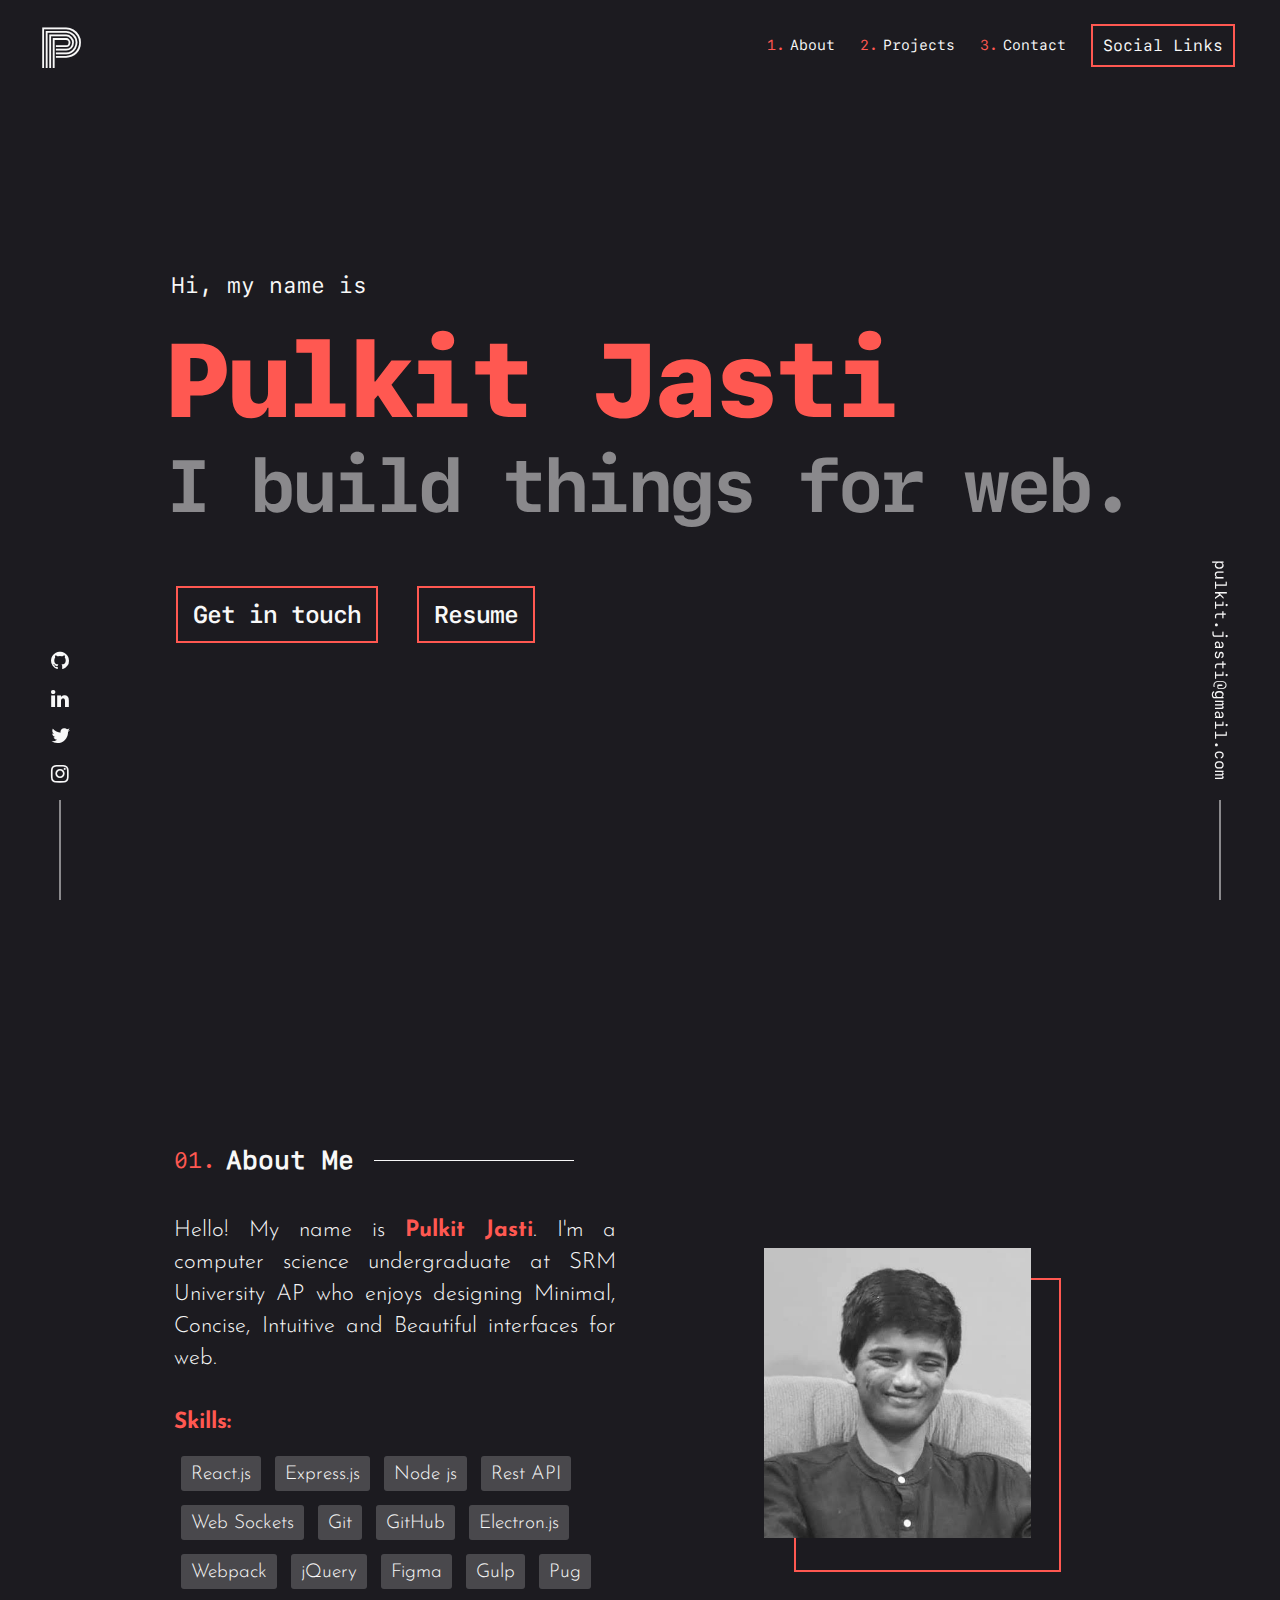
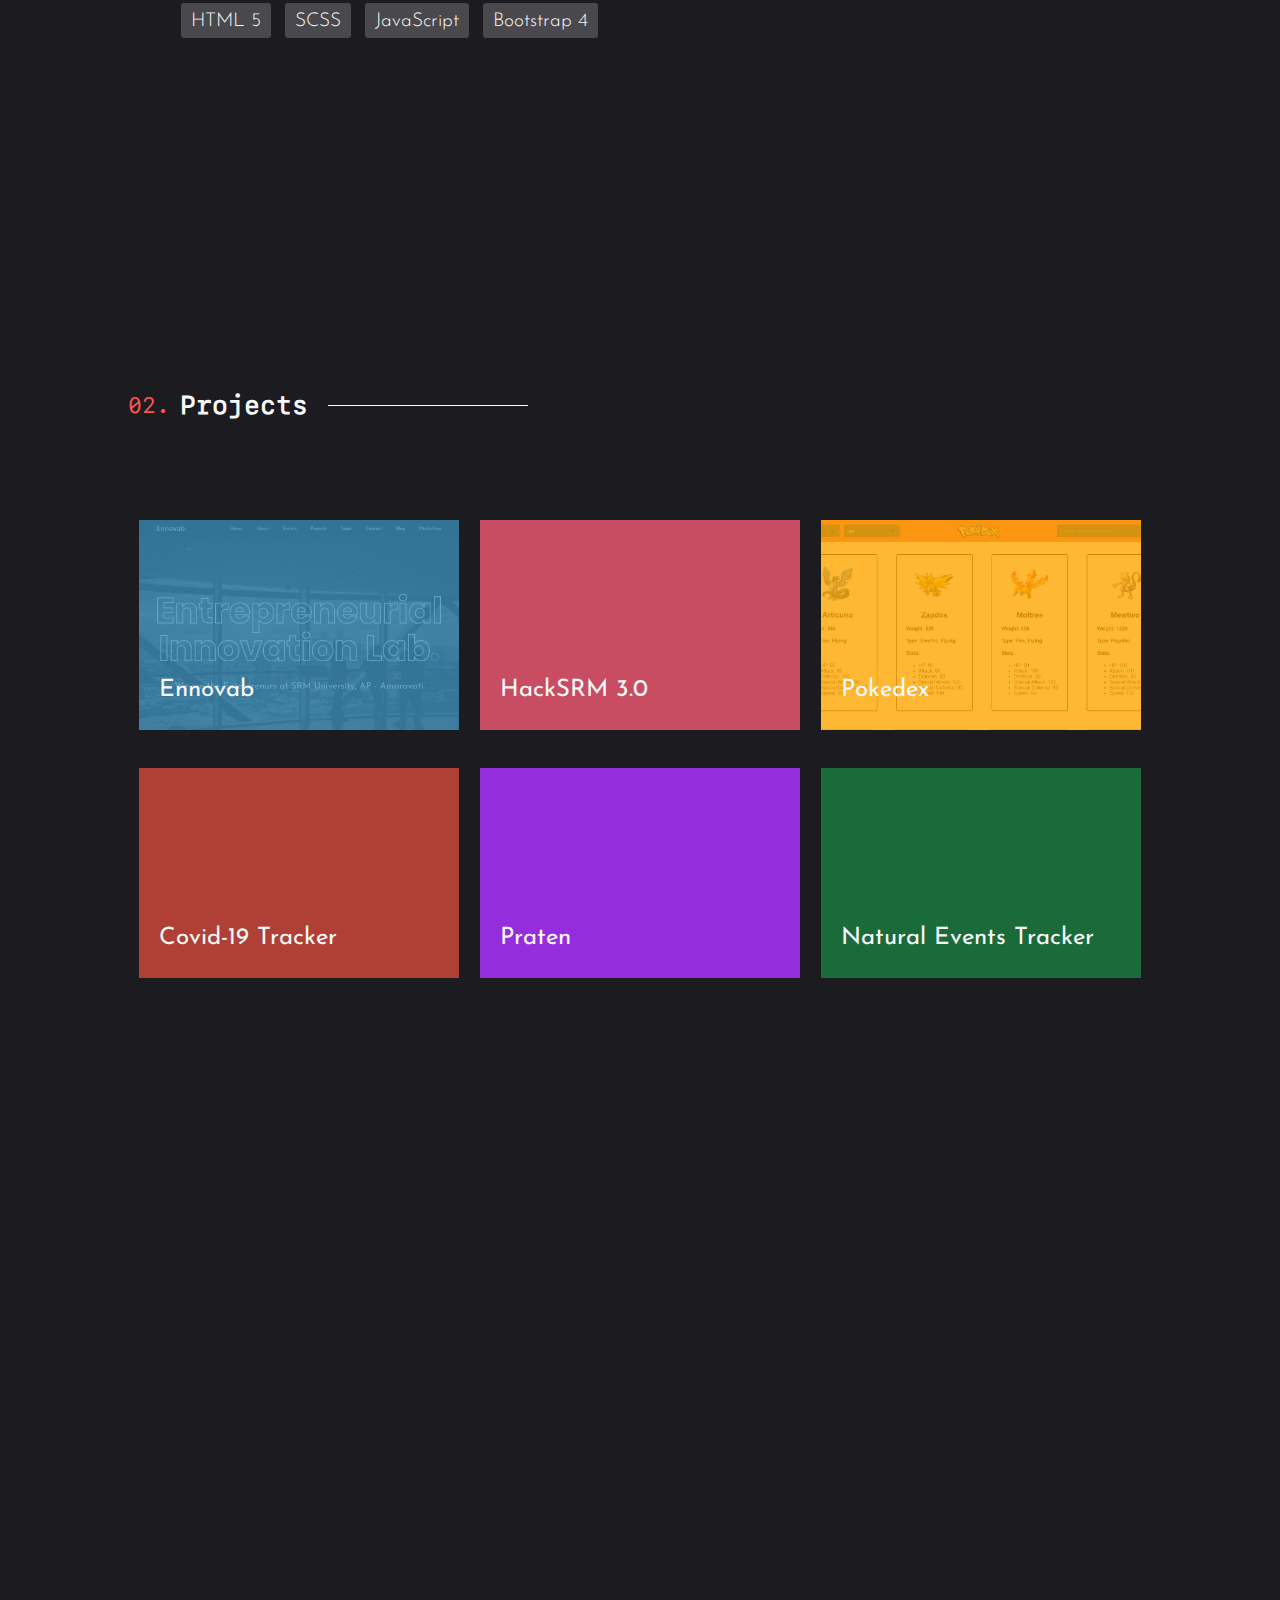
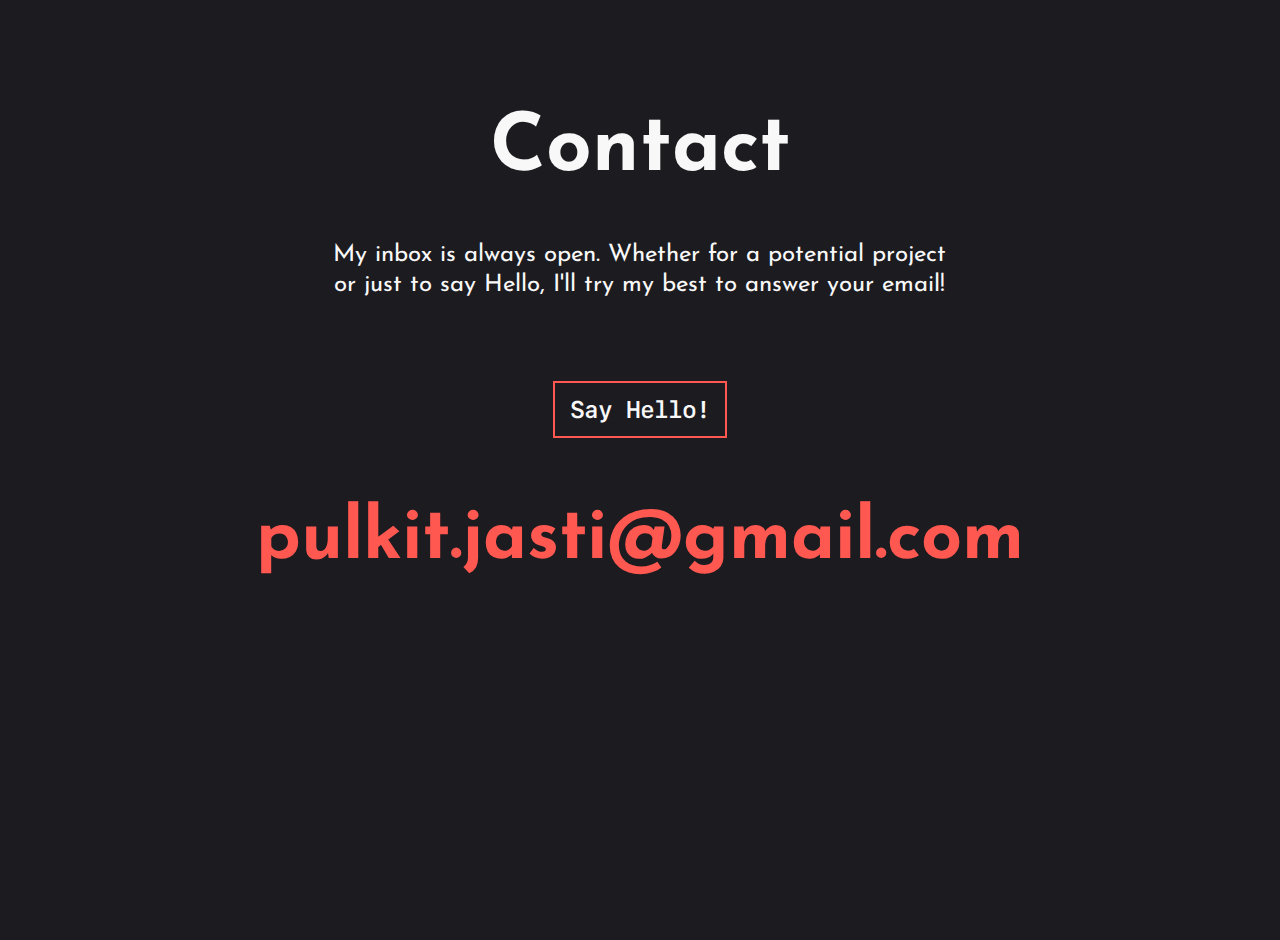
<file: index.html>
<!DOCTYPE html>
<html lang="en">
	<head>
		<meta charset="UTF-8" />
		<meta name="viewport" content="width=device-width, initial-scale=1.0" />
		<title>Pulkit Jasti - Portfolio</title>

		<!--FONT AWESOME 4 CDN-->
		<link rel="stylesheet" href="https://stackpath.bootstrapcdn.com/font-awesome/4.7.0/css/font-awesome.min.css" />

		<link rel="icon" href="images/car.png" />
		<!--FONTS-->
		<link rel="stylesheet" href="fonts/css/SF_Mono.css" />

		<!--MAIN STYLESHEET-->
		<link rel="stylesheet" href="css/style.min.css" />
	</head>
	<body>
		<div id="mobile-incompatible">
			<div class="text-wrapper">
				<p>
					This website is not mobile compatible. <br />
					Please view on a larger screen.
				</p>
			</div>
		</div>

		<main>
			<!--<section class="cover">-->
			<div class="social-container">
				<div class="logo">P</div>
				<div class="social-wrapper">
					<div class="icons">
						<a href="https://github.com/pulkit-jasti" target="_blank"><i class="fa fa-github" aria-hidden="true"></i></a>
						<a href="https://www.linkedin.com/in/pulkit-jasti/" target="_blank"><i class="fa fa-linkedin" aria-hidden="true"></i></a>
						<a href="https://twitter.com/JastiPulkit" target="_blank"><i class="fa fa-twitter" aria-hidden="true"></i></a>
						<a href="https://www.instagram.com/pulkit_in_disguise/" target="_blank"><i class="fa fa-instagram" aria-hidden="true"></i></a>
					</div>
					<div class="line"></div>
				</div>
			</div>

			<div class="email-container">
				<div class="email-wrapper">
					<div class="email">
						<a href="mailto:pulkit.jasti@gmail.com">pulkit.jasti@gmail.com</a>
					</div>
					<div class="line"></div>
				</div>
			</div>
			<!--</section>-->

			<!--LANDING PAGE-->
			<section class="home">
				<header>
					<div class="link-wrapper">
						<!--<small>random</small>-->
						<ul>
							<li><span>1.</span><a href="#about">about</a></li>
							<li><span>2.</span><a href="#projects">projects</a></li>
							<li><span>3.</span><a href="#contact">contact</a></li>
							<li><a href="https://linktr.ee/pulkit_jasti" class="button_2" target="_blank">social links</a></li>
						</ul>
					</div>
				</header>
				<div class="container">
					<div class="hero-text">
						<p>Hi, my name is</p>
						<h1 class="name">Pulkit Jasti</h1>
						<h1>I build things for web.</h1>
						<div class="btn">
							<a href="#contact" class="button_2">Get in touch</a>
							<a href="resume/pulkit-jasti-resume.pdf" class="button_2" target="_blank">Resume</a>
						</div>
					</div>
				</div>
			</section>

			<!--ABOUT SECTION-->
			<section id="about" class="about">
				<div class="container">
					<div class="left">
						<div class="section-title-2">
							<div class="num">01.</div>
							<h2 class="title">about me</h2>
							<div class="line"></div>
						</div>

						<div class="content-wrapper">
							<p>
								Hello! My name is <span>Pulkit Jasti</span>. I'm a computer science undergraduate at SRM University AP who enjoys
								designing Minimal, Concise, Intuitive and Beautiful interfaces for web. <br />
								<br />
								<span>Skills:</span>
							</p>

							<ul>
								<li>React.js</li>
								<li>Express.js</li>
								<li>Node js</li>
								<li>Rest API</li>
								<li>Web Sockets</li>
								<li>Git</li>
								<li>GitHub</li>
								<li>Electron.js</li>
								<li>Webpack</li>
								<li>jQuery</li>
								<li>Figma</li>
								<li>Gulp</li>
								<li>Pug</li>
								<li>HTML 5</li>
								<li>SCSS</li>
								<li>JavaScript</li>
								<li>Bootstrap 4</li>
							</ul>
						</div>
					</div>

					<div class="right">
						<div class="img-wrapper">
							<div class="box"></div>
							<a href="https://linktr.ee/pulkit_jasti" target="_blank">
								<img src="images/pulkit.jpg" alt="" />
							</a>
						</div>
					</div>
				</div>
			</section>

			<!--PROJECTS SECTION-->
			<section id="projects" class="projects">
				<div class="container">
					<div class="section-title-2">
						<div class="num">02.</div>
						<h2 class="title">Projects</h2>
						<div class="line"></div>
					</div>

					<div class="tile-container">
						<!--  -->

						<div class="tile-wrapper tile-3">
							<h3>Ennovab</h3>
							<div class="perm-overlay"></div>
							<div class="temp-overlay">
								<div class="text-wrapper">
									<p>Official Ennovab Website built using Bootstrap 4</p>
									<div class="btn-container">
										<a href="https://pulkit-jasti.github.io/Ennovaab/" target="_blank">
											<div class="btn-wrapper">
												<i class="fa fa-eye" aria-hidden="true"></i>
											</div>
										</a>
										<a href="https://github.com/pulkit-jasti/Ennovaab" target="_blank">
											<div class="btn-wrapper">
												<i class="fa fa-github" aria-hidden="true"></i>
											</div>
										</a>
									</div>
								</div>
							</div>
						</div>

						<div class="tile-wrapper tile-2">
							<h3>HackSRM 3.0</h3>
							<div class="perm-overlay"></div>
							<div class="temp-overlay">
								<div class="text-wrapper">
									<p>Website for the national level hackathon called HackSRM 3.0</p>
									<div class="btn-container">
										<a href="https://pulkit-jasti.github.io/HackSRM-2020-website/" target="_blank">
											<div class="btn-wrapper">
												<i class="fa fa-eye" aria-hidden="true"></i>
											</div>
										</a>
										<a href="https://github.com/pulkit-jasti/HackSRM-2020-website" target="_blank">
											<div class="btn-wrapper">
												<i class="fa fa-github" aria-hidden="true"></i>
											</div>
										</a>
									</div>
								</div>
							</div>
						</div>

						<div class="tile-wrapper tile-4">
							<h3>Pokedex</h3>
							<div class="perm-overlay"></div>
							<div class="temp-overlay">
								<div class="text-wrapper">
									<p>A Pokemon encyclopedia. Because the world was waiting for it.</p>
									<div class="btn-container">
										<a href="https://pulkit-jasti.github.io/pokedex/" target="_blank">
											<div class="btn-wrapper">
												<i class="fa fa-eye" aria-hidden="true"></i>
											</div>
										</a>
										<a href="https://github.com/pulkit-jasti/pokedex" target="_blank">
											<div class="btn-wrapper">
												<i class="fa fa-github" aria-hidden="true"></i>
											</div>
										</a>
									</div>
								</div>
							</div>
						</div>

						<div class="tile-wrapper tile-5">
							<h3>Covid-19 Tracker</h3>
							<div class="perm-overlay"></div>
							<div class="temp-overlay">
								<div class="text-wrapper">
									<p>I can't call myself a frontend dev if I didn't build this during pandemic</p>
									<div class="btn-container">
										<a href="https://pulkit-jasti.github.io/Covid-19-Tracker/" target="_blank">
											<div class="btn-wrapper">
												<i class="fa fa-eye" aria-hidden="true"></i>
											</div>
										</a>
										<a href="https://github.com/pulkit-jasti/Covid-19-Tracker" target="_blank">
											<div class="btn-wrapper">
												<i class="fa fa-github" aria-hidden="true"></i>
											</div>
										</a>
									</div>
								</div>
							</div>
						</div>

						<div class="tile-wrapper tile-6">
							<h3>Praten</h3>
							<div class="perm-overlay"></div>
							<div class="temp-overlay">
								<div class="text-wrapper">
									<p>Chat application built using Web Sockets and NodeJS</p>
									<div class="btn-container">
										<a href="https://praten.herokuapp.com/" target="_blank">
											<div class="btn-wrapper">
												<i class="fa fa-eye" aria-hidden="true"></i>
											</div>
										</a>
										<a href="https://github.com/pulkit-jasti/web-sockets-chat-application" target="_blank">
											<div class="btn-wrapper">
												<i class="fa fa-github" aria-hidden="true"></i>
											</div>
										</a>
									</div>
								</div>
							</div>
						</div>

						<div class="tile-wrapper tile-1">
							<h3>Natural Events Tracker</h3>
							<div class="perm-overlay"></div>
							<div class="temp-overlay">
								<div class="text-wrapper">
									<p>Track natural events like storms, wildfires, volcano etc.</p>
									<div class="btn-container">
										<a href="https://pulkit-jasti.github.io/Natural-events-tracker/" target="_blank">
											<div class="btn-wrapper">
												<i class="fa fa-eye" aria-hidden="true"></i>
											</div>
										</a>
										<a href="https://github.com/pulkit-jasti/Natural-events-tracker" target="_blank">
											<div class="btn-wrapper">
												<i class="fa fa-github" aria-hidden="true"></i>
											</div>
										</a>
									</div>
								</div>
							</div>
						</div>
					</div>
				</div>
			</section>

			<!--EXPERIENCE SECTION-->
			<section class="experience"></section>

			<!--CONTACT SECTION-->
			<section id="contact" class="contact">
				<h3>Contact</h3>

				<div class="container">
					<p>My inbox is always open. Whether for a potential project or just to say Hello, I'll try my best to answer your email!</p>
					<!--<h6>(psst . . . I can build an awesome portfolio for you too ! )</h6>-->
					<div class="btn"><a href="mailto:pulkit.jasti@gmail.com" class="button_2">Say Hello!</a></div>
					<h2 class="mail"><a href="mailto:pulkit.jasti@gmail.com">pulkit.jasti@gmail.com</a></h2>
				</div>
			</section>
		</main>

		<script src="script.js"></script>
	</body>
</html>
</file>
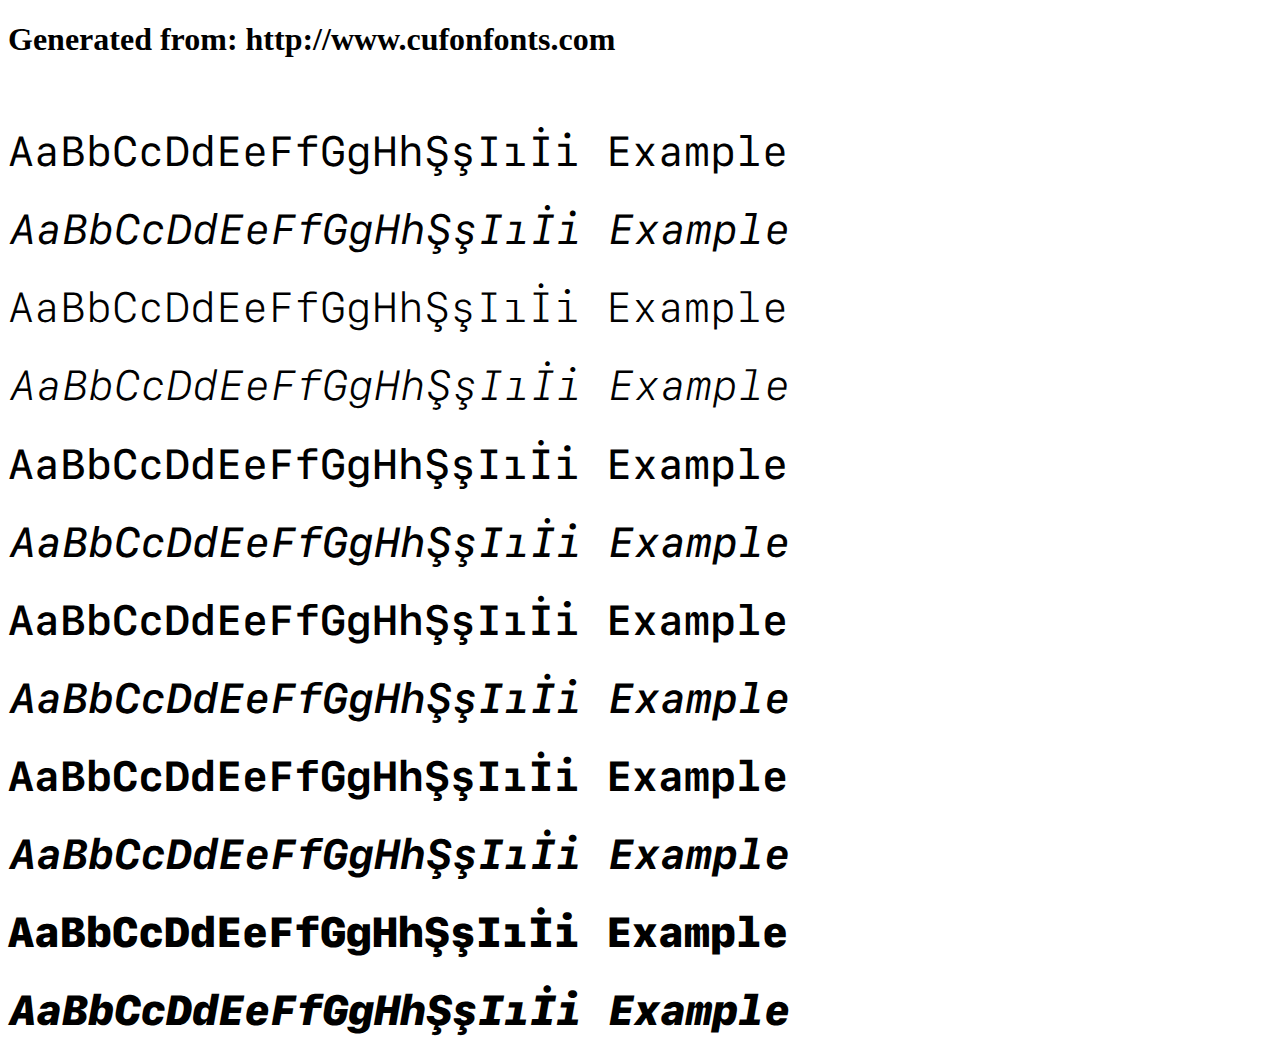
<file: fonts/example.html>
<!DOCTYPE html>
<html xmlns="http://www.w3.org/1999/xhtml">
<head>
    <meta http-equiv="Content-Type" content="text/html; charset=utf-8"/>
    <link rel="stylesheet" href="css/SF_Mono.css">
</head>

<body>

<h1>Generated from: http://www.cufonfonts.com</h1><br/>
<h1 style="font-family:'SF Mono Regular';font-weight:normal;font-size:42px">AaBbCcDdEeFfGgHhŞşIıİi Example</h1>
<h1 style="font-family:'SF Mono Regular Italic';font-weight:normal;font-size:42px">AaBbCcDdEeFfGgHhŞşIıİi Example</h1>
<h1 style="font-family:'SF Mono Light';font-weight:normal;font-size:42px">AaBbCcDdEeFfGgHhŞşIıİi Example</h1>
<h1 style="font-family:'SF Mono Light Italic';font-weight:normal;font-size:42px">AaBbCcDdEeFfGgHhŞşIıİi Example</h1>
<h1 style="font-family:'SF Mono Medium';font-weight:normal;font-size:42px">AaBbCcDdEeFfGgHhŞşIıİi Example</h1>
<h1 style="font-family:'SF Mono Medium Italic';font-weight:normal;font-size:42px">AaBbCcDdEeFfGgHhŞşIıİi Example</h1>
<h1 style="font-family:'SF Mono Semibold';font-weight:normal;font-size:42px">AaBbCcDdEeFfGgHhŞşIıİi Example</h1>
<h1 style="font-family:'SF Mono Semibold Italic';font-weight:normal;font-size:42px">AaBbCcDdEeFfGgHhŞşIıİi Example</h1>
<h1 style="font-family:'SF Mono Bold';font-weight:normal;font-size:42px">AaBbCcDdEeFfGgHhŞşIıİi Example</h1>
<h1 style="font-family:'SF Mono Bold Italic';font-weight:normal;font-size:42px">AaBbCcDdEeFfGgHhŞşIıİi Example</h1>
<h1 style="font-family:'SF Mono Heavy';font-weight:normal;font-size:42px">AaBbCcDdEeFfGgHhŞşIıİi Example</h1>
<h1 style="font-family:'SF Mono Heavy Italic';font-weight:normal;font-size:42px">AaBbCcDdEeFfGgHhŞşIıİi Example</h1>


</body>
</html>
</file>
<file: fonts/css/SF_Mono.css>
/* #### Generated By: http://www.cufonfonts.com #### */

@font-face {
font-family: 'SF Mono Regular';
font-style: normal;
font-weight: normal;
src: local('SF Mono Regular'), url('../font-files/SFMonoRegular.woff') format('woff');
}


@font-face {
font-family: 'SF Mono Regular Italic';
font-style: normal;
font-weight: normal;
src: local('SF Mono Regular Italic'), url('../font-files/SFMonoRegularItalic.woff') format('woff');
}


@font-face {
font-family: 'SF Mono Light';
font-style: normal;
font-weight: normal;
src: local('SF Mono Light'), url('../font-files/SFMonoLight.woff') format('woff');
}


@font-face {
font-family: 'SF Mono Light Italic';
font-style: normal;
font-weight: normal;
src: local('SF Mono Light Italic'), url('../font-files/SFMonoLightItalic.woff') format('woff');
}


@font-face {
font-family: 'SF Mono Medium';
font-style: normal;
font-weight: normal;
src: local('SF Mono Medium'), url('../font-files/SFMonoMedium.woff') format('woff');
}


@font-face {
font-family: 'SF Mono Medium Italic';
font-style: normal;
font-weight: normal;
src: local('SF Mono Medium Italic'), url('../font-files/SFMonoMediumItalic.woff') format('woff');
}


@font-face {
font-family: 'SF Mono Semibold';
font-style: normal;
font-weight: normal;
src: local('SF Mono Semibold'), url('../font-files/SFMonoSemibold.woff') format('woff');
}


@font-face {
font-family: 'SF Mono Semibold Italic';
font-style: normal;
font-weight: normal;
src: local('SF Mono Semibold Italic'), url('../font-files/SFMonoSemiboldItalic.woff') format('woff');
}


@font-face {
font-family: 'SF Mono Bold';
font-style: normal;
font-weight: normal;
src: local('SF Mono Bold'), url('../font-files/SFMonoBold.woff') format('woff');
}


@font-face {
font-family: 'SF Mono Bold Italic';
font-style: normal;
font-weight: normal;
src: local('SF Mono Bold Italic'), url('../font-files/SFMonoBoldItalic.woff') format('woff');
}


@font-face {
font-family: 'SF Mono Heavy';
font-style: normal;
font-weight: normal;
src: local('SF Mono Heavy'), url('../font-files/SFMonoHeavy.woff') format('woff');
}


@font-face {
font-family: 'SF Mono Heavy Italic';
font-style: normal;
font-weight: normal;
src: local('SF Mono Heavy Italic'), url('../font-files/SFMonoHeavyItalic.woff') format('woff');
}
</file>
<file: css/style.min.css>
@import url("https://fonts.googleapis.com/css2?family=Josefin+Sans:wght@100;200;300;400;500;600;700&display=swap");@import url("https://fonts.googleapis.com/css2?family=Monoton&display=swap");*{margin:0px;padding:0px;-webkit-box-sizing:border-box;box-sizing:border-box;background-size:cover;background-repeat:no-repeat;z-index:0}a{cursor:pointer}html{scroll-behavior:smooth;cursor:default}body{overflow-x:hidden}a{text-decoration:none}.container{padding:0 10%;width:100%}html::-webkit-scrollbar{display:none}.example{-ms-overflow-style:none}.button_2{background-image:linear-gradient(45deg, #ff5851 50%, transparent 50%);background-position:100%;background-size:400%;-webkit-transition:all 0.25s ease-in-out;transition:all 0.25s ease-in-out;padding:12px 15px;border:2px solid #ff5851;font-size:150%;text-align:center;color:#f8f8f8}.button_2:hover{background-position:0;color:#f8f8f8}.section-title-1{font-size:7rem;color:rgba(255,255,255,0);-webkit-text-stroke:2px #f8f8f8;text-align:center;font-weight:800;font-family:sans-serif;text-transform:capitalize}.section-title-2{display:-webkit-box;display:-ms-flexbox;display:flex;-webkit-box-orient:horizontal;-webkit-box-direction:normal;-ms-flex-direction:row;flex-direction:row;-webkit-box-align:center;-ms-flex-align:center;align-items:center;font-family:'SF Mono Regular'}.section-title-2 .num{font-size:1.4rem;color:#ff5851}.section-title-2 .title{margin-left:10px;font-size:1.6rem;color:#f8f8f8;font-weight:700;text-transform:capitalize}.section-title-2 .line{border-top:1px solid #f8f8f8;width:200px;margin-left:20px}@media (max-width: 540px){.email-container,.social-container{display:none}}.email-container,.social-container{width:60px;height:100%;z-index:10000;color:#f8f8f8;position:fixed}.email-container .line,.social-container .line{-webkit-transform:translateX(-50%);transform:translateX(-50%);width:0;border-left:1px solid #f8f8f8;height:100px}.email-container .email-wrapper,.email-container .social-wrapper,.social-container .email-wrapper,.social-container .social-wrapper{position:absolute;left:50%;bottom:0}.social-container{left:30px}.social-container .logo{height:100px;width:0;padding:10px 0 0 10px;font-family:'Monoton', cursive;font-size:50px}.social-container .social-wrapper .icons{-webkit-transform:translateX(-50%);transform:translateX(-50%);display:-webkit-box;display:-ms-flexbox;display:flex;-webkit-box-orient:vertical;-webkit-box-direction:normal;-ms-flex-direction:column;flex-direction:column;font-size:1.3rem}.social-container .social-wrapper .icons i{margin-bottom:15px;color:#f8f8f8}.social-container .social-wrapper .icons i:hover{color:#ff5851}.email-container{right:30px}.email-container .email-wrapper .email{font-family:'SF Mono Regular';font-size:1rem !important;position:absolute;-webkit-transform:translateX(-50%) rotate(90deg);transform:translateX(-50%) rotate(90deg);top:-140px;display:-webkit-box;display:-ms-flexbox;display:flex;-webkit-box-orient:vertical;-webkit-box-direction:normal;-ms-flex-direction:column;flex-direction:column;font-size:1.3rem}.email-container .email-wrapper .email a{color:#f8f8f8}.email-container .email-wrapper .email a:hover{color:#ff5851}.home{position:relative;color:#f8f8f8;height:100vh;width:100%;background-color:#1c1b20}.home header{position:absolute;height:90px;width:100%;display:-webkit-box;display:-ms-flexbox;display:flex;-webkit-box-orient:vertical;-webkit-box-direction:normal;-ms-flex-direction:column;flex-direction:column;-webkit-box-align:end;-ms-flex-align:end;align-items:flex-end;-webkit-box-pack:center;-ms-flex-pack:center;justify-content:center}.home header .link-wrapper{display:-webkit-box;display:-ms-flexbox;display:flex}.home header .link-wrapper ul{margin-right:20px;list-style:none;display:-webkit-box;display:-ms-flexbox;display:flex;text-transform:capitalize}.home header .link-wrapper ul li{font-family:'SF Mono Regular';margin-right:25px;font-size:0.9rem}.home header .link-wrapper ul li span{color:#ff5851;margin-right:5px}.home header .link-wrapper ul li a{color:#f8f8f8}.home header .link-wrapper ul li a:hover{color:#ff5851}.home header .link-wrapper ul li:nth-child(4) a{font-size:1rem;padding:10px 10px}.home header .link-wrapper ul li:nth-child(4) a:hover{color:#f8f8f8}.home .container{height:100%;padding-left:13%;display:-webkit-box;display:-ms-flexbox;display:flex;-webkit-box-align:center;-ms-flex-align:center;align-items:center}.home .container .hero-text p{margin-left:5px;margin-bottom:20px;font-size:1.4rem;font-family:'SF Mono Regular'}.home .container .hero-text .name{font-family:'SF Mono Heavy';color:#ff5851;font-size:6.5rem}.home .container .hero-text h1{font-family:'SF Mono Bold';font-size:4.6rem;letter-spacing:-3px;color:rgba(248,248,248,0.5)}.home .container .hero-text .btn{margin-left:10px;margin-top:70px;font-family:'SF Mono Semibold';letter-spacing:-1px}.home .container .hero-text .btn .button_2{margin-right:30px}.about{height:110vh;width:100%;padding-left:4%;background-color:#1c1b20}.about .container{display:-webkit-box;display:-ms-flexbox;display:flex;-webkit-box-pack:justify;-ms-flex-pack:justify;justify-content:space-between;-webkit-box-align:center;-ms-flex-align:center;align-items:center;height:100%}.about .container .left{width:45%}.about .container .left .content-wrapper{margin-top:40px;font-family:'Josefin Sans', sans-serif;color:#f8f8f8;font-weight:300;-webkit-font-smoothing:antialiased}.about .container .left .content-wrapper p{text-align:justify;line-height:2rem;font-size:1.4rem}.about .container .left .content-wrapper p span{color:#ff5851;font-weight:700}.about .container .left .content-wrapper ul{list-style-type:square tye;font-size:20px;padding-top:10px;display:-webkit-box;display:-ms-flexbox;display:flex;-ms-flex-wrap:wrap;flex-wrap:wrap;list-style:none}.about .container .left .content-wrapper ul li{margin:7px;padding:9px 10px 7px 10px;background-color:rgba(255,255,255,0.2);font-size:1.2rem;border-radius:3px}.about .container .right{width:40%}.about .container .right .img-wrapper{position:relative;width:80%}.about .container .right .img-wrapper .box{z-index:4;position:absolute;top:30px;left:30px;height:100%;width:85%;border:2px solid #ff5851;-webkit-transition-duration:100ms;transition-duration:100ms;-webkit-transition-timing-function:ease-in;transition-timing-function:ease-in}.about .container .right .img-wrapper img{position:relative;z-index:5;width:85%;-webkit-transition-duration:300ms;transition-duration:300ms}.about .container .right .img-wrapper:hover .box{top:20px;left:20px}.projects{min-height:150vh;width:100%;background-color:#1c1b20}.projects .container{padding-top:100px}.projects .container .tile-container{padding-top:100px;display:-webkit-box;display:-ms-flexbox;display:flex;-ms-flex-flow:wrap;flex-flow:wrap;-ms-flex-pack:distribute;justify-content:space-around}.projects .container .tile-container .tile-wrapper{position:relative;height:210px;min-width:320px;margin-bottom:3vw;background-position:center;overflow:hidden;-webkit-transition-duration:400ms;transition-duration:400ms;-webkit-transition-timing-function:ease;transition-timing-function:ease}.projects .container .tile-container .tile-wrapper h3{position:absolute;z-index:5;top:75%;padding-left:20px;width:100%;color:#f8f8f8;text-transform:capitalize;font-family:'Josefin sans';font-weight:400;font-size:1.5rem;-webkit-transition-duration:400ms;transition-duration:400ms;-webkit-transition-timing-function:ease;transition-timing-function:ease}.projects .container .tile-container .tile-wrapper .perm-overlay{position:absolute;height:100%;width:100%;z-index:3}.projects .container .tile-container .tile-wrapper .temp-overlay{position:absolute;top:100%;z-index:4;height:100%;width:100%;-webkit-transition-duration:400ms;transition-duration:400ms;-webkit-transition-timing-function:ease;transition-timing-function:ease}.projects .container .tile-container .tile-wrapper .temp-overlay .text-wrapper{position:absolute;top:30%;color:#f8f8f8;padding:0 20px}.projects .container .tile-container .tile-wrapper .temp-overlay .text-wrapper p{font-size:1.1rem;font-family:'Josefin sans';line-height:1.7rem}.projects .container .tile-container .tile-wrapper .temp-overlay .text-wrapper .btn-container{display:-webkit-box;display:-ms-flexbox;display:flex;-webkit-box-pack:justify;-ms-flex-pack:justify;justify-content:space-between;width:40%;margin:0 auto;margin-top:25px}.projects .container .tile-container .tile-wrapper .temp-overlay .text-wrapper .btn-container .btn-wrapper{background-color:#1e1e1e;height:50px;width:50px;line-height:50px;text-align:center;font-size:1.3rem;border-radius:500px;cursor:pointer;color:#f8f8f8}.projects .container .tile-container .tile-wrapper .temp-overlay .text-wrapper .btn-container .btn-wrapper .fa-github{font-size:1.4rem}.projects .container .tile-container .tile-wrapper:hover{background-position-y:-20px}.projects .container .tile-container .tile-wrapper:hover h3{top:10%}.projects .container .tile-container .tile-wrapper:hover .temp-overlay{top:0}.projects .container .tile-container .tile-1{background-image:url("https://raw.githubusercontent.com/pulkit-jasti/Natural-events-tracker/master/screenshot.png")}.projects .container .tile-container .tile-1 .perm-overlay{background-color:rgba(28,116,61,0.9)}.projects .container .tile-container .tile-1 .temp-overlay{background-color:#1c743d}.projects .container .tile-container .tile-1 .temp-overlay .btn-container .btn-wrapper:hover{color:#1c743d}.projects .container .tile-container .tile-4{background-image:url("../images/projects/pokedex.jpg")}.projects .container .tile-container .tile-4 .perm-overlay{background-color:rgba(255,166,0,0.8)}.projects .container .tile-container .tile-4 .temp-overlay{background-color:rgba(255,166,0,0.9)}.projects .container .tile-container .tile-4 .temp-overlay .btn-container .btn-wrapper:hover{color:#ffa600}.projects .container .tile-container .tile-3{background-image:url("../images/projects/ennovab.PNG")}.projects .container .tile-container .tile-3 .perm-overlay{background-color:rgba(64,144,187,0.8)}.projects .container .tile-container .tile-3 .temp-overlay{background-color:#4090bb}.projects .container .tile-container .tile-3 .temp-overlay .btn-container .btn-wrapper:hover{color:#4090bb}.projects .container .tile-container .tile-2{background-image:url("https://raw.githubusercontent.com/pulkit-jasti/portfolio-main/master/images/projects/hacksrm.png")}.projects .container .tile-container .tile-2 .perm-overlay{background-color:rgba(219,83,106,0.9)}.projects .container .tile-container .tile-2 .temp-overlay{background-color:#db536a}.projects .container .tile-container .tile-2 .temp-overlay .btn-container .btn-wrapper:hover{color:#db536a}.projects .container .tile-container .tile-5{background-image:url("https://raw.githubusercontent.com/pulkit-jasti/Covid-19-Tracker/master/screenshot.PNG")}.projects .container .tile-container .tile-5 .perm-overlay{background-color:rgba(214,72,59,0.8)}.projects .container .tile-container .tile-5 .temp-overlay{background-color:#d6483b}.projects .container .tile-container .tile-5 .temp-overlay .btn-container .btn-wrapper:hover{color:#d6483b}.projects .container .tile-container .tile-6{background-image:url("https://raw.githubusercontent.com/pulkit-jasti/portfolio-main/master/images/projects/praten.png")}.projects .container .tile-container .tile-6 .perm-overlay{background-color:rgba(172,48,255,0.85)}.projects .container .tile-container .tile-6 .temp-overlay{background-color:#ac30ff}.projects .container .tile-container .tile-6 .temp-overlay .btn-container .btn-wrapper:hover{color:#ac30ff}.contact{height:100vh;width:100%;background-color:#1c1b20}.contact h3{color:#f8f8f8;font-size:5rem;margin-bottom:50px;padding-top:70px;font-family:'Josefin Sans';text-align:center}.contact .container{height:auto;display:-webkit-box;display:-ms-flexbox;display:flex;-webkit-box-pack:center;-ms-flex-pack:center;justify-content:center;-webkit-box-align:center;-ms-flex-align:center;align-items:center;-webkit-box-orient:vertical;-webkit-box-direction:normal;-ms-flex-direction:column;flex-direction:column;position:relative}.contact .container p,.contact .container h6{max-width:60%;text-align:center;color:#f8f8f8;font-family:'Josefin Sans';font-size:1.5rem}.contact .container p{margin-bottom:1em;line-height:1.9rem}.contact .container h6{color:rgba(248,248,248,0.5)}.contact .container .btn{margin:70px 0 30px 0;font-family:'SF Mono Semibold';letter-spacing:-1px}.contact .container h2{margin-top:50px;font-family:'Josefin Sans';font-size:4.5rem;padding-bottom:10px}.contact .container h2 a,.contact .container h2 a:visited,.contact .container h2 a::before,.contact .container h2 a::after{text-decoration:none !important;color:#ff5851}.contact .container h2:hover{border-bottom:8px solid #ff5851;cursor:pointer}#mobile-incompatible{display:none}#mobile-incompatible .text-wrapper{height:100vh;width:100%;background-color:#1c1b20;display:-webkit-box;display:-ms-flexbox;display:flex;-webkit-box-pack:center;-ms-flex-pack:center;justify-content:center;-webkit-box-align:center;-ms-flex-align:center;align-items:center}#mobile-incompatible .text-wrapper p{font-family:'Josefin Sans', sans-serif;color:#f8f8f8;padding:20px;text-align:center;font-size:2rem;line-height:2.5rem}#mobile-incompatible .text-wrapper p span{font-weight:700}@media screen and (max-width: 1000px){main{display:none}#mobile-incompatible{display:unset}}
</file>
